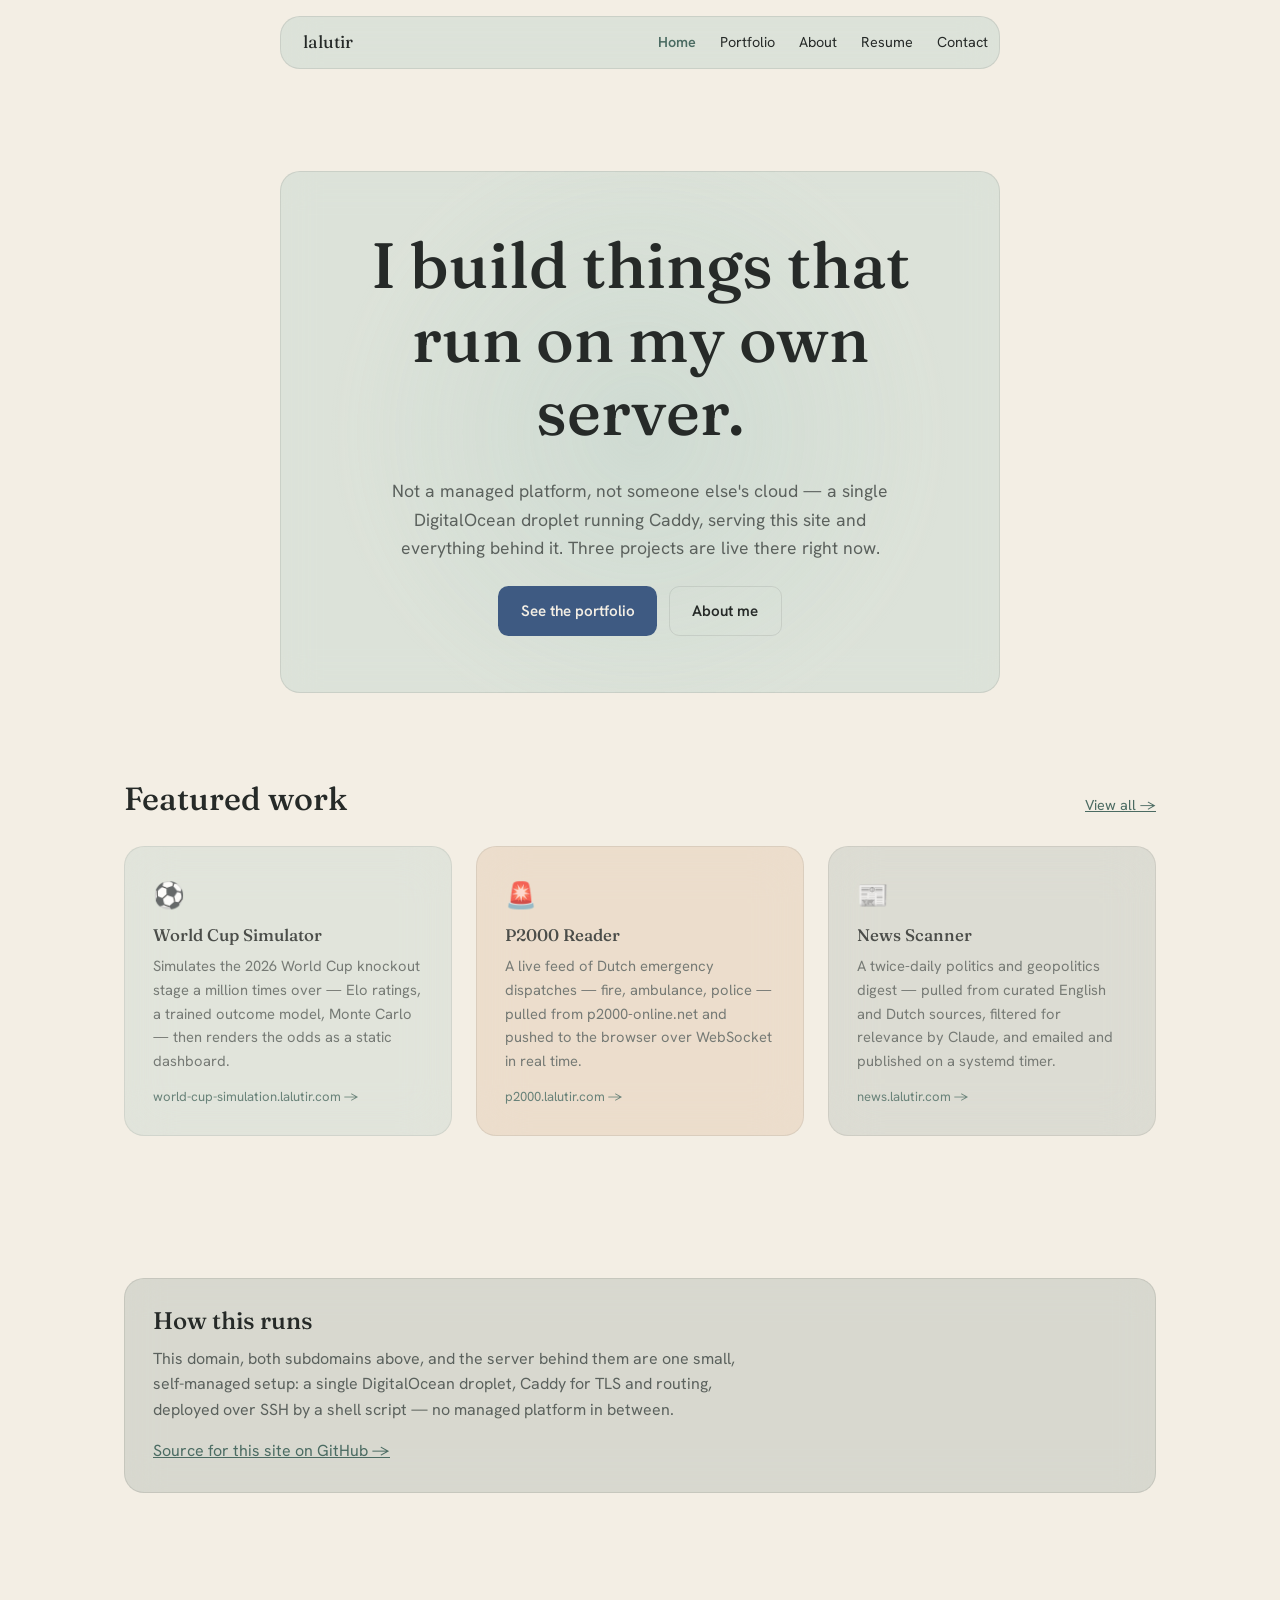
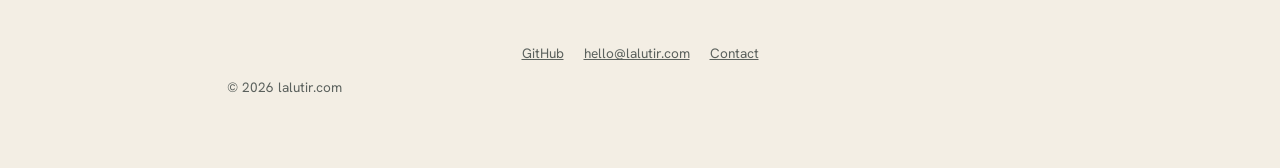
<file: index.html>
<!DOCTYPE html>
<html lang="en">
<head>
<meta charset="UTF-8">
<meta name="viewport" content="width=device-width, initial-scale=1.0">
<title>lalutir.com — personal site &amp; portfolio</title>
<meta name="description" content="Personal site and portfolio for lalutir — self-hosted projects including a World Cup outcome simulator, a real-time Dutch emergency alerts feed, and a twice-daily politics news digest.">
<meta name="theme-color" content="#F3EEE4">
<meta property="og:type" content="website">
<meta property="og:title" content="lalutir.com">
<meta property="og:description" content="Self-hosted projects, portfolio, and a bit about the person behind them.">
<meta property="og:url" content="https://lalutir.com/">
<meta property="og:image" content="https://lalutir.com/assets/og-image.png">
<meta name="twitter:card" content="summary_large_image">
<link rel="icon" href="/assets/favicon.svg" type="image/svg+xml">
<link rel="preconnect" href="https://fonts.googleapis.com">
<link rel="preconnect" href="https://fonts.gstatic.com" crossorigin>
<link href="https://fonts.googleapis.com/css2?family=Fraunces:opsz,wght@9..144,300..600&family=Hanken+Grotesk:wght@400;500;600&display=swap" rel="stylesheet">
<link rel="stylesheet" href="/assets/css/tokens.css">
<link rel="stylesheet" href="/assets/css/site.css">
</head>
<body>

<a href="#main" class="skip-link">Skip to content</a>

<nav class="site-nav glass-panel" aria-label="Primary">
  <a class="mark" href="/">lalutir</a>
  <button class="nav-toggle" aria-expanded="false" aria-controls="nav-links">Menu</button>
  <ul id="nav-links">
    <li><a href="/" aria-current="page">Home</a></li>
    <li><a href="/portfolio/">Portfolio</a></li>
    <li><a href="/about/">About</a></li>
    <li><a href="/resume/">Resume</a></li>
    <li><a href="/contact/">Contact</a></li>
  </ul>
</nav>

<main id="main">

  <section class="hero">
    <div class="hero-panel glass-panel">
      <h1>I build things that run on my own server.</h1>
      <p class="lede">Not a managed platform, not someone else's cloud — a single DigitalOcean droplet running Caddy, serving this site and everything behind it. Three projects are live there right now.</p>
      <div class="hero-actions">
        <a class="btn btn-primary" href="/portfolio/">See the portfolio</a>
        <a class="btn btn-secondary" href="/about/">About me</a>
      </div>
    </div>
  </section>

  <section class="section">
    <div class="section-head">
      <h2>Featured work</h2>
      <a href="/portfolio/">View all &rarr;</a>
    </div>
    <div class="work-grid">

      <a class="work-card glass-panel" href="https://world-cup-simulation.lalutir.com" target="_blank" rel="noopener">
        <span class="work-icon" aria-hidden="true">&#9917;</span>
        <h3>World Cup Simulator</h3>
        <p>Simulates the 2026 World Cup knockout stage a million times over — Elo ratings, a trained outcome model, Monte Carlo — then renders the odds as a static dashboard.</p>
        <span class="work-link">world-cup-simulation.lalutir.com &rarr;</span>
      </a>

      <a class="work-card glass-panel glass-panel--amber" href="https://p2000.lalutir.com" target="_blank" rel="noopener">
        <span class="work-icon" aria-hidden="true">&#128680;</span>
        <h3>P2000 Reader</h3>
        <p>A live feed of Dutch emergency dispatches — fire, ambulance, police — pulled from p2000-online.net and pushed to the browser over WebSocket in real time.</p>
        <span class="work-link">p2000.lalutir.com &rarr;</span>
      </a>

      <a class="work-card glass-panel glass-panel--kelp" href="https://news.lalutir.com" target="_blank" rel="noopener">
        <span class="work-icon" aria-hidden="true">&#128240;</span>
        <h3>News Scanner</h3>
        <p>A twice-daily politics and geopolitics digest — pulled from curated English and Dutch sources, filtered for relevance by Claude, and emailed and published on a systemd timer.</p>
        <span class="work-link">news.lalutir.com &rarr;</span>
      </a>

    </div>
  </section>

  <section class="section">
    <div class="infra-note glass-panel glass-panel--kelp">
      <h2>How this runs</h2>
      <p>This domain, both subdomains above, and the server behind them are one small, self-managed setup: a single DigitalOcean droplet, Caddy for TLS and routing, deployed over SSH by a shell script — no managed platform in between.</p>
      <p><a href="https://github.com/lalutir/lalutir.com" target="_blank" rel="noopener">Source for this site on GitHub &rarr;</a></p>
    </div>
  </section>

</main>

<footer class="site-footer">
  <div class="footer-links">
    <a href="https://github.com/lalutir" target="_blank" rel="noopener">GitHub</a>
    <a href="mailto:hello@lalutir.com">hello@lalutir.com</a>
    <a href="/contact/">Contact</a>
  </div>
  <p>&copy; <span id="year"></span> lalutir.com</p>
</footer>

<script src="/assets/js/site.js"></script>
</body>
</html>
</file>
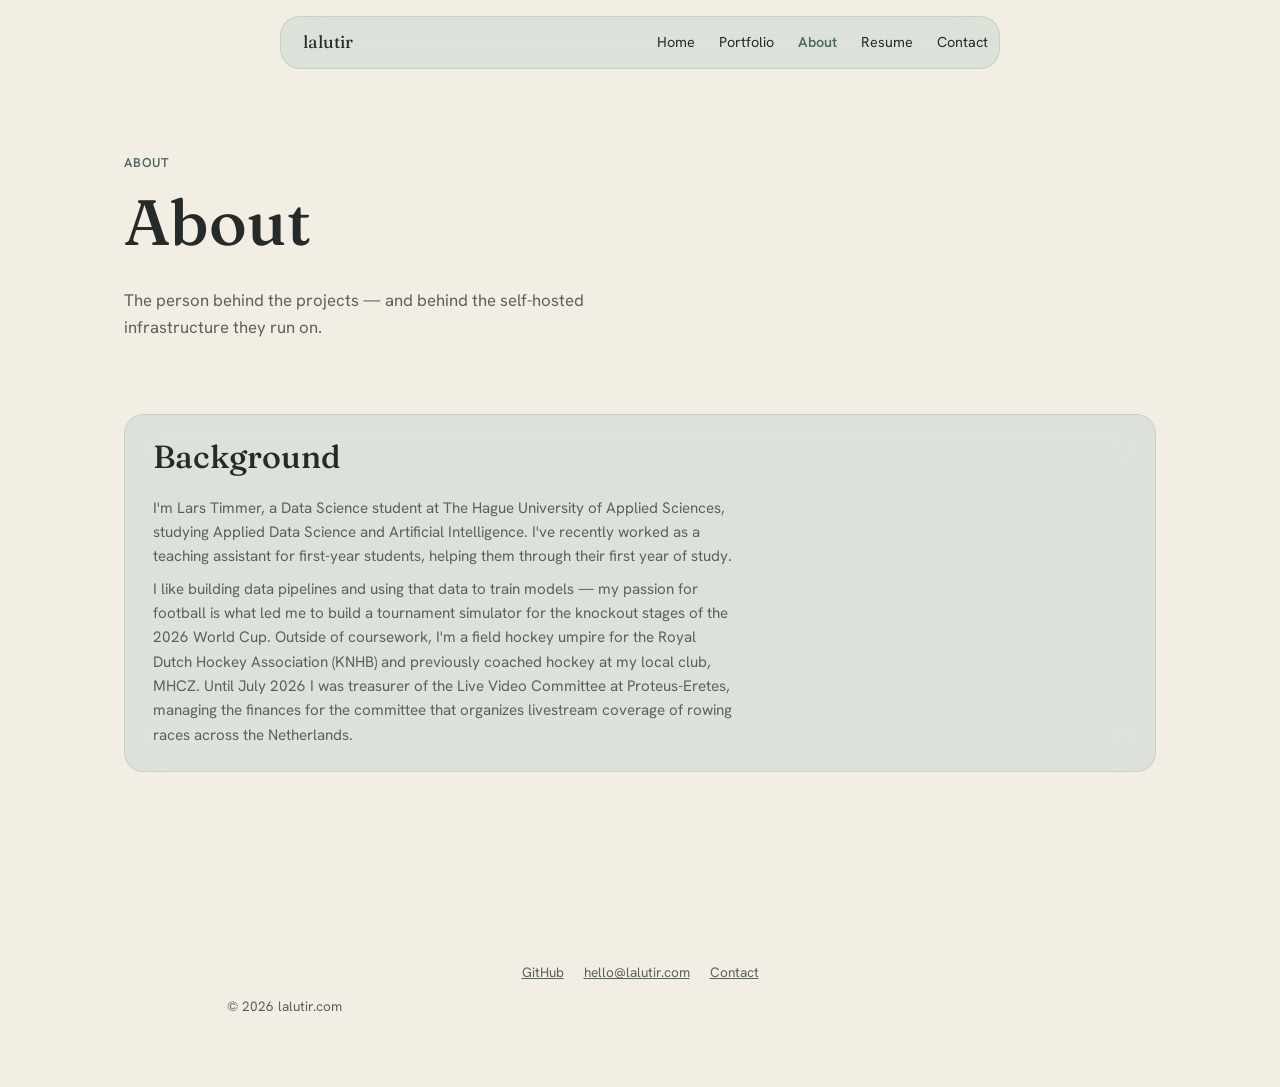
<file: about/index.html>
<!DOCTYPE html>
<html lang="en">
<head>
<meta charset="UTF-8">
<meta name="viewport" content="width=device-width, initial-scale=1.0">
<title>About — lalutir.com</title>
<meta name="description" content="A bit about the person behind lalutir.com and its self-hosted projects.">
<meta name="theme-color" content="#F3EEE4">
<meta property="og:type" content="profile">
<meta property="og:title" content="About — lalutir.com">
<meta property="og:description" content="A bit about the person behind lalutir.com and its self-hosted projects.">
<meta property="og:url" content="https://lalutir.com/about/">
<meta property="og:image" content="https://lalutir.com/assets/og-image.png">
<meta name="twitter:card" content="summary_large_image">
<link rel="icon" href="/assets/favicon.svg" type="image/svg+xml">
<link rel="preconnect" href="https://fonts.googleapis.com">
<link rel="preconnect" href="https://fonts.gstatic.com" crossorigin>
<link href="https://fonts.googleapis.com/css2?family=Fraunces:opsz,wght@9..144,300..600&family=Hanken+Grotesk:wght@400;500;600&display=swap" rel="stylesheet">
<link rel="stylesheet" href="/assets/css/tokens.css">
<link rel="stylesheet" href="/assets/css/site.css">
</head>
<body>

<a href="#main" class="skip-link">Skip to content</a>

<nav class="site-nav glass-panel" aria-label="Primary">
  <a class="mark" href="/">lalutir</a>
  <button class="nav-toggle" aria-expanded="false" aria-controls="nav-links">Menu</button>
  <ul id="nav-links">
    <li><a href="/">Home</a></li>
    <li><a href="/portfolio/">Portfolio</a></li>
    <li><a href="/about/" aria-current="page">About</a></li>
    <li><a href="/resume/">Resume</a></li>
    <li><a href="/contact/">Contact</a></li>
  </ul>
</nav>

<main id="main">

  <header class="page-header">
    <span class="eyebrow">About</span>
    <h1>About</h1>
    <p class="intro">The person behind the projects — and behind the self-hosted infrastructure they run on.</p>
  </header>

  <div class="section">

    <article class="resume-block">
      <div class="entry glass-panel">
        <h2>Background</h2>
        <p>I'm Lars Timmer, a Data Science student at The Hague University of Applied Sciences, studying Applied Data Science and Artificial Intelligence. I've recently worked as a teaching assistant for first-year students, helping them through their first year of study.</p>
        <p>I like building data pipelines and using that data to train models — my passion for football is what led me to build a tournament simulator for the knockout stages of the 2026 World Cup. Outside of coursework, I'm a field hockey umpire for the Royal Dutch Hockey Association (KNHB) and previously coached hockey at my local club, MHCZ. Until July 2026 I was treasurer of the Live Video Committee at Proteus-Eretes, managing the finances for the committee that organizes livestream coverage of rowing races across the Netherlands.</p>
      </div>
    </article>

  </div>

</main>

<footer class="site-footer">
  <div class="footer-links">
    <a href="https://github.com/lalutir" target="_blank" rel="noopener">GitHub</a>
    <a href="mailto:hello@lalutir.com">hello@lalutir.com</a>
    <a href="/contact/">Contact</a>
  </div>
  <p>&copy; <span id="year"></span> lalutir.com</p>
</footer>

<script src="/assets/js/site.js"></script>
</body>
</html>
</file>
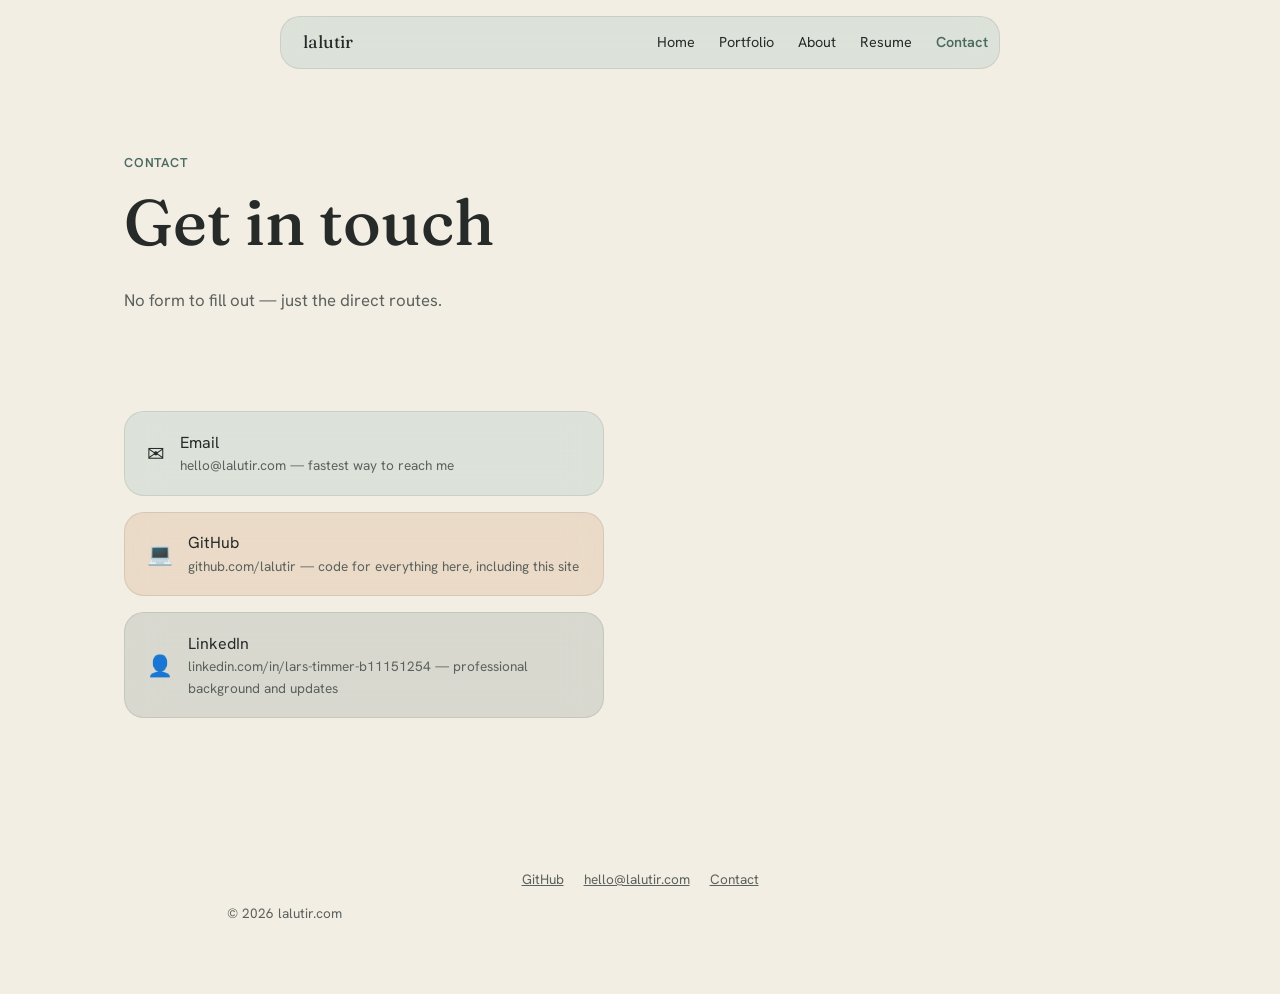
<file: contact/index.html>
<!DOCTYPE html>
<html lang="en">
<head>
<meta charset="UTF-8">
<meta name="viewport" content="width=device-width, initial-scale=1.0">
<title>Contact — lalutir.com</title>
<meta name="description" content="Get in touch — email, GitHub, LinkedIn.">
<meta name="theme-color" content="#F3EEE4">
<meta property="og:type" content="website">
<meta property="og:title" content="Contact — lalutir.com">
<meta property="og:description" content="Get in touch — email, GitHub, LinkedIn.">
<meta property="og:url" content="https://lalutir.com/contact/">
<meta property="og:image" content="https://lalutir.com/assets/og-image.png">
<meta name="twitter:card" content="summary_large_image">
<link rel="icon" href="/assets/favicon.svg" type="image/svg+xml">
<link rel="preconnect" href="https://fonts.googleapis.com">
<link rel="preconnect" href="https://fonts.gstatic.com" crossorigin>
<link href="https://fonts.googleapis.com/css2?family=Fraunces:opsz,wght@9..144,300..600&family=Hanken+Grotesk:wght@400;500;600&display=swap" rel="stylesheet">
<link rel="stylesheet" href="/assets/css/tokens.css">
<link rel="stylesheet" href="/assets/css/site.css">
</head>
<body>

<a href="#main" class="skip-link">Skip to content</a>

<nav class="site-nav glass-panel" aria-label="Primary">
  <a class="mark" href="/">lalutir</a>
  <button class="nav-toggle" aria-expanded="false" aria-controls="nav-links">Menu</button>
  <ul id="nav-links">
    <li><a href="/">Home</a></li>
    <li><a href="/portfolio/">Portfolio</a></li>
    <li><a href="/about/">About</a></li>
    <li><a href="/resume/">Resume</a></li>
    <li><a href="/contact/" aria-current="page">Contact</a></li>
  </ul>
</nav>

<main id="main">

  <header class="page-header">
    <span class="eyebrow">Contact</span>
    <h1>Get in touch</h1>
    <p class="intro">No form to fill out — just the direct routes.</p>
  </header>

  <div class="section">
    <ul class="contact-list">
      <li>
        <a class="glass-panel" href="mailto:hello@lalutir.com">
          <span class="contact-icon" aria-hidden="true">&#9993;</span>
          <span>
            Email
            <span class="contact-detail">hello@lalutir.com — fastest way to reach me</span>
          </span>
        </a>
      </li>
      <li>
        <a class="glass-panel glass-panel--amber" href="https://github.com/lalutir" target="_blank" rel="noopener">
          <span class="contact-icon" aria-hidden="true">&#128187;</span>
          <span>
            GitHub
            <span class="contact-detail">github.com/lalutir — code for everything here, including this site</span>
          </span>
        </a>
      </li>
      <li>
        <a class="glass-panel glass-panel--kelp" href="https://www.linkedin.com/in/lars-timmer-b11151254/" target="_blank" rel="noopener">
          <span class="contact-icon" aria-hidden="true">&#128100;</span>
          <span>
            LinkedIn
            <span class="contact-detail">linkedin.com/in/lars-timmer-b11151254 — professional background and updates</span>
          </span>
        </a>
      </li>
    </ul>
  </div>

</main>

<footer class="site-footer">
  <div class="footer-links">
    <a href="https://github.com/lalutir" target="_blank" rel="noopener">GitHub</a>
    <a href="mailto:hello@lalutir.com">hello@lalutir.com</a>
    <a href="/contact/" aria-current="page">Contact</a>
  </div>
  <p>&copy; <span id="year"></span> lalutir.com</p>
</footer>

<script src="/assets/js/site.js"></script>
</body>
</html>
</file>
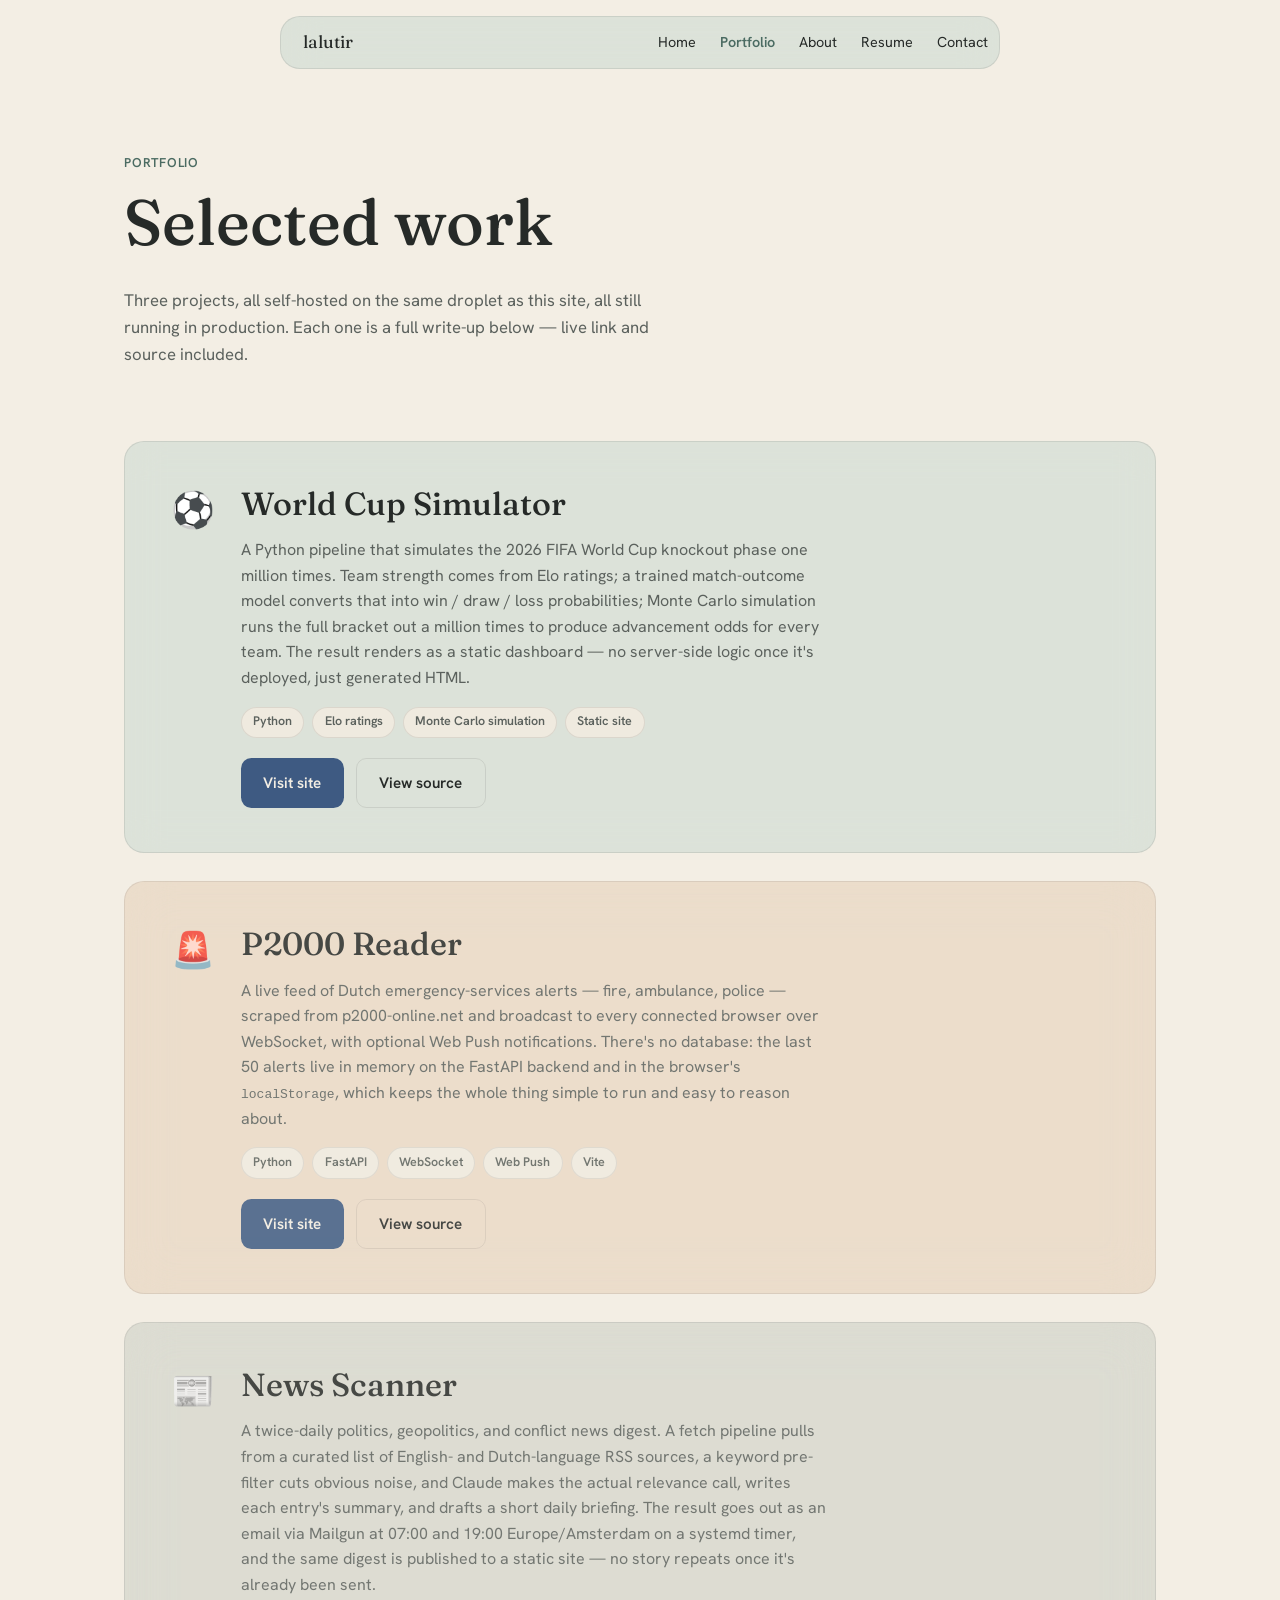
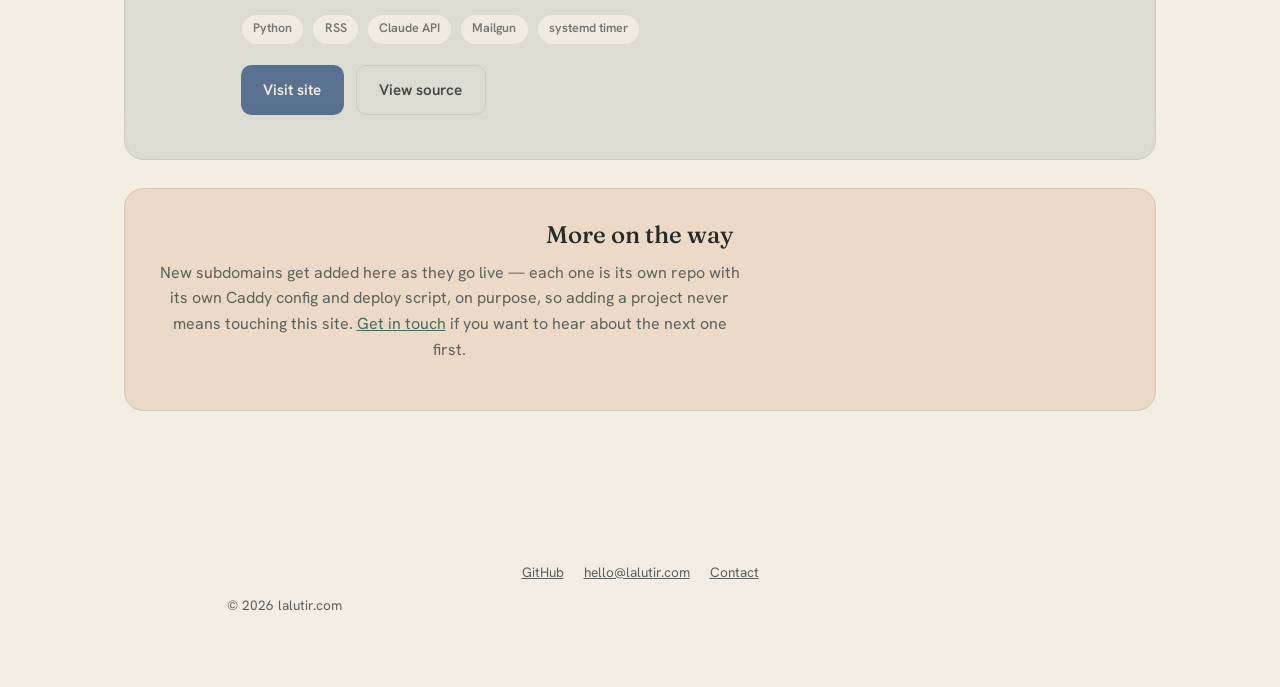
<file: portfolio/index.html>
<!DOCTYPE html>
<html lang="en">
<head>
<meta charset="UTF-8">
<meta name="viewport" content="width=device-width, initial-scale=1.0">
<title>Portfolio — lalutir.com</title>
<meta name="description" content="Selected work: a Monte Carlo World Cup outcome simulator, a real-time feed of Dutch emergency alerts, and a twice-daily politics news digest, all self-hosted.">
<meta name="theme-color" content="#F3EEE4">
<meta property="og:type" content="website">
<meta property="og:title" content="Portfolio — lalutir.com">
<meta property="og:description" content="Selected work: a Monte Carlo World Cup outcome simulator, a real-time feed of Dutch emergency alerts, and a twice-daily politics news digest.">
<meta property="og:url" content="https://lalutir.com/portfolio/">
<meta property="og:image" content="https://lalutir.com/assets/og-image.png">
<meta name="twitter:card" content="summary_large_image">
<link rel="icon" href="/assets/favicon.svg" type="image/svg+xml">
<link rel="preconnect" href="https://fonts.googleapis.com">
<link rel="preconnect" href="https://fonts.gstatic.com" crossorigin>
<link href="https://fonts.googleapis.com/css2?family=Fraunces:opsz,wght@9..144,300..600&family=Hanken+Grotesk:wght@400;500;600&display=swap" rel="stylesheet">
<link rel="stylesheet" href="/assets/css/tokens.css">
<link rel="stylesheet" href="/assets/css/site.css">
</head>
<body>

<a href="#main" class="skip-link">Skip to content</a>

<nav class="site-nav glass-panel" aria-label="Primary">
  <a class="mark" href="/">lalutir</a>
  <button class="nav-toggle" aria-expanded="false" aria-controls="nav-links">Menu</button>
  <ul id="nav-links">
    <li><a href="/">Home</a></li>
    <li><a href="/portfolio/" aria-current="page">Portfolio</a></li>
    <li><a href="/about/">About</a></li>
    <li><a href="/resume/">Resume</a></li>
    <li><a href="/contact/">Contact</a></li>
  </ul>
</nav>

<main id="main">

  <header class="page-header">
    <span class="eyebrow">Portfolio</span>
    <h1>Selected work</h1>
    <p class="intro">Three projects, all self-hosted on the same droplet as this site, all still running in production. Each one is a full write-up below — live link and source included.</p>
  </header>

  <div class="section">

    <article class="project glass-panel">
      <div class="project-icon" aria-hidden="true">&#9917;</div>
      <div>
        <h2>World Cup Simulator</h2>
        <p>A Python pipeline that simulates the 2026 FIFA World Cup knockout phase one million times. Team strength comes from Elo ratings; a trained match-outcome model converts that into win / draw / loss probabilities; Monte Carlo simulation runs the full bracket out a million times to produce advancement odds for every team. The result renders as a static dashboard — no server-side logic once it's deployed, just generated HTML.</p>
        <div class="tag-list">
          <span class="tag">Python</span>
          <span class="tag">Elo ratings</span>
          <span class="tag">Monte Carlo simulation</span>
          <span class="tag">Static site</span>
        </div>
        <div class="project-links">
          <a class="btn btn-primary" href="https://world-cup-simulation.lalutir.com" target="_blank" rel="noopener">Visit site</a>
          <a class="btn btn-secondary" href="https://github.com/lalutir/world-cup-predictor" target="_blank" rel="noopener">View source</a>
        </div>
      </div>
    </article>

    <article class="project glass-panel glass-panel--amber">
      <div class="project-icon" aria-hidden="true">&#128680;</div>
      <div>
        <h2>P2000 Reader</h2>
        <p>A live feed of Dutch emergency-services alerts — fire, ambulance, police — scraped from p2000-online.net and broadcast to every connected browser over WebSocket, with optional Web Push notifications. There's no database: the last 50 alerts live in memory on the FastAPI backend and in the browser's <code>localStorage</code>, which keeps the whole thing simple to run and easy to reason about.</p>
        <div class="tag-list">
          <span class="tag">Python</span>
          <span class="tag">FastAPI</span>
          <span class="tag">WebSocket</span>
          <span class="tag">Web Push</span>
          <span class="tag">Vite</span>
        </div>
        <div class="project-links">
          <a class="btn btn-primary" href="https://p2000.lalutir.com" target="_blank" rel="noopener">Visit site</a>
          <a class="btn btn-secondary" href="https://github.com/lalutir/p2000-reader" target="_blank" rel="noopener">View source</a>
        </div>
      </div>
    </article>

    <article class="project glass-panel glass-panel--kelp">
      <div class="project-icon" aria-hidden="true">&#128240;</div>
      <div>
        <h2>News Scanner</h2>
        <p>A twice-daily politics, geopolitics, and conflict news digest. A fetch pipeline pulls from a curated list of English- and Dutch-language RSS sources, a keyword pre-filter cuts obvious noise, and Claude makes the actual relevance call, writes each entry's summary, and drafts a short daily briefing. The result goes out as an email via Mailgun at 07:00 and 19:00 Europe/Amsterdam on a systemd timer, and the same digest is published to a static site — no story repeats once it's already been sent.</p>
        <div class="tag-list">
          <span class="tag">Python</span>
          <span class="tag">RSS</span>
          <span class="tag">Claude API</span>
          <span class="tag">Mailgun</span>
          <span class="tag">systemd timer</span>
        </div>
        <div class="project-links">
          <a class="btn btn-primary" href="https://news.lalutir.com" target="_blank" rel="noopener">Visit site</a>
          <a class="btn btn-secondary" href="https://github.com/lalutir/news-scanner" target="_blank" rel="noopener">View source</a>
        </div>
      </div>
    </article>

    <div class="more-projects glass-panel glass-panel--amber">
      <h2>More on the way</h2>
      <p>New subdomains get added here as they go live — each one is its own repo with its own Caddy config and deploy script, on purpose, so adding a project never means touching this site. <a href="/contact/">Get in touch</a> if you want to hear about the next one first.</p>
    </div>

  </div>

</main>

<footer class="site-footer">
  <div class="footer-links">
    <a href="https://github.com/lalutir" target="_blank" rel="noopener">GitHub</a>
    <a href="mailto:hello@lalutir.com">hello@lalutir.com</a>
    <a href="/contact/">Contact</a>
  </div>
  <p>&copy; <span id="year"></span> lalutir.com</p>
</footer>

<script src="/assets/js/site.js"></script>
</body>
</html>
</file>
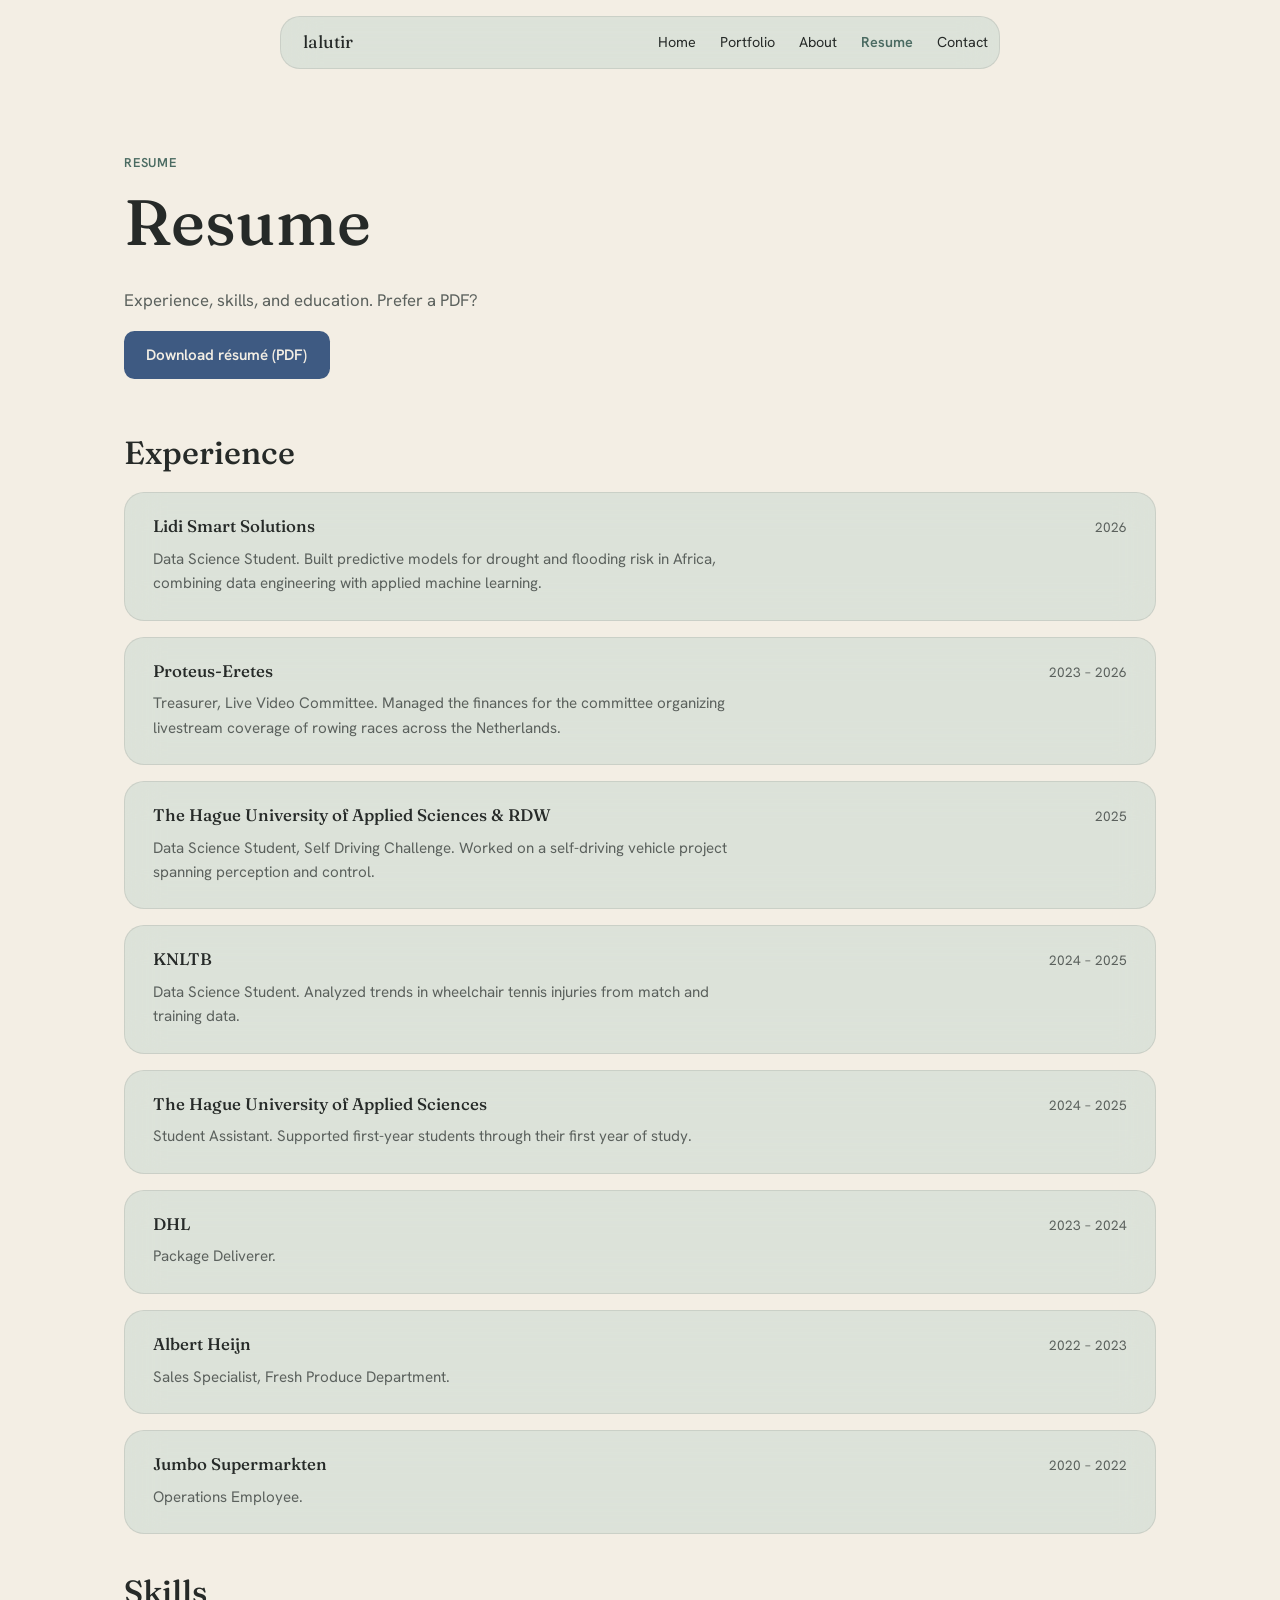
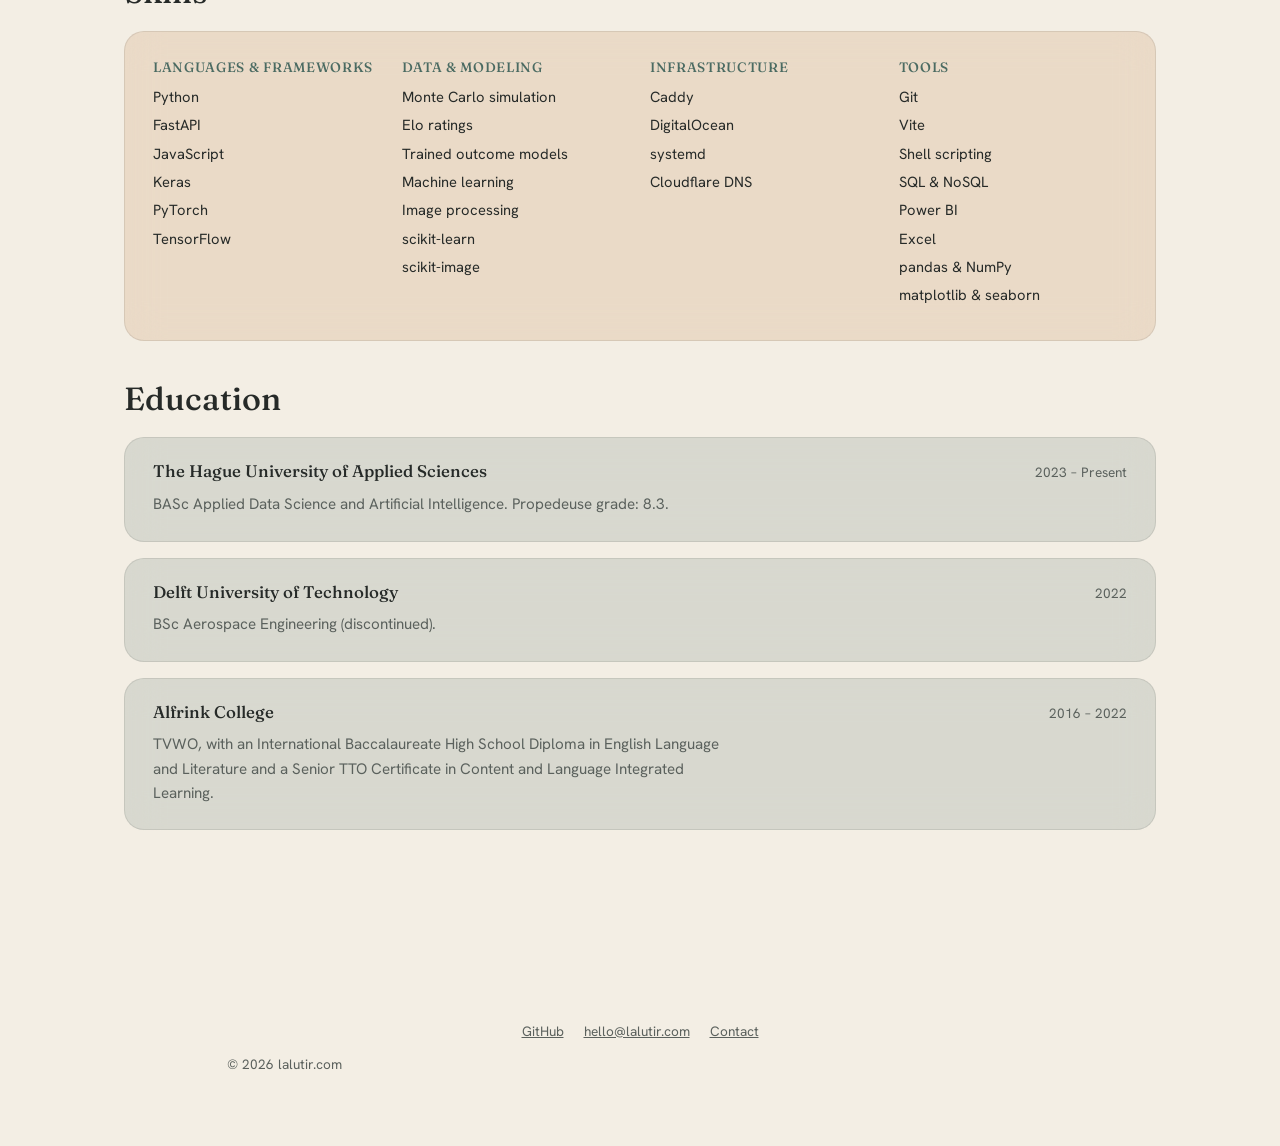
<file: resume/index.html>
<!DOCTYPE html>
<html lang="en">
<head>
<meta charset="UTF-8">
<meta name="viewport" content="width=device-width, initial-scale=1.0">
<title>Resume — lalutir.com</title>
<meta name="description" content="Experience, skills, and education.">
<meta name="theme-color" content="#F3EEE4">
<meta property="og:type" content="profile">
<meta property="og:title" content="Resume — lalutir.com">
<meta property="og:description" content="Experience, skills, and education.">
<meta property="og:url" content="https://lalutir.com/resume/">
<meta property="og:image" content="https://lalutir.com/assets/og-image.png">
<meta name="twitter:card" content="summary_large_image">
<link rel="icon" href="/assets/favicon.svg" type="image/svg+xml">
<link rel="preconnect" href="https://fonts.googleapis.com">
<link rel="preconnect" href="https://fonts.gstatic.com" crossorigin>
<link href="https://fonts.googleapis.com/css2?family=Fraunces:opsz,wght@9..144,300..600&family=Hanken+Grotesk:wght@400;500;600&display=swap" rel="stylesheet">
<link rel="stylesheet" href="/assets/css/tokens.css">
<link rel="stylesheet" href="/assets/css/site.css">
</head>
<body>

<a href="#main" class="skip-link">Skip to content</a>

<nav class="site-nav glass-panel" aria-label="Primary">
  <a class="mark" href="/">lalutir</a>
  <button class="nav-toggle" aria-expanded="false" aria-controls="nav-links">Menu</button>
  <ul id="nav-links">
    <li><a href="/">Home</a></li>
    <li><a href="/portfolio/">Portfolio</a></li>
    <li><a href="/about/">About</a></li>
    <li><a href="/resume/" aria-current="page">Resume</a></li>
    <li><a href="/contact/">Contact</a></li>
  </ul>
</nav>

<main id="main">

  <header class="page-header">
    <span class="eyebrow">Resume</span>
    <h1>Resume</h1>
    <p class="intro">Experience, skills, and education. Prefer a PDF?</p>
    <a class="btn btn-primary" href="/resume.pdf">Download résumé (PDF)</a>
  </header>

  <div class="section">

    <section class="resume-block">
      <h2>Experience</h2>

      <div class="entry glass-panel">
        <div class="entry-head">
          <h3>Lidi Smart Solutions</h3>
          <span class="entry-when">2026</span>
        </div>
        <p>Data Science Student. Built predictive models for drought and flooding risk in Africa, combining data engineering with applied machine learning.</p>
      </div>

      <div class="entry glass-panel">
        <div class="entry-head">
          <h3>Proteus-Eretes</h3>
          <span class="entry-when">2023 &ndash; 2026</span>
        </div>
        <p>Treasurer, Live Video Committee. Managed the finances for the committee organizing livestream coverage of rowing races across the Netherlands.</p>
      </div>

      <div class="entry glass-panel">
        <div class="entry-head">
          <h3>The Hague University of Applied Sciences &amp; RDW</h3>
          <span class="entry-when">2025</span>
        </div>
        <p>Data Science Student, Self Driving Challenge. Worked on a self-driving vehicle project spanning perception and control.</p>
      </div>

      <div class="entry glass-panel">
        <div class="entry-head">
          <h3>KNLTB</h3>
          <span class="entry-when">2024 &ndash; 2025</span>
        </div>
        <p>Data Science Student. Analyzed trends in wheelchair tennis injuries from match and training data.</p>
      </div>

      <div class="entry glass-panel">
        <div class="entry-head">
          <h3>The Hague University of Applied Sciences</h3>
          <span class="entry-when">2024 &ndash; 2025</span>
        </div>
        <p>Student Assistant. Supported first-year students through their first year of study.</p>
      </div>

      <div class="entry glass-panel">
        <div class="entry-head">
          <h3>DHL</h3>
          <span class="entry-when">2023 &ndash; 2024</span>
        </div>
        <p>Package Deliverer.</p>
      </div>

      <div class="entry glass-panel">
        <div class="entry-head">
          <h3>Albert Heijn</h3>
          <span class="entry-when">2022 &ndash; 2023</span>
        </div>
        <p>Sales Specialist, Fresh Produce Department.</p>
      </div>

      <div class="entry glass-panel">
        <div class="entry-head">
          <h3>Jumbo Supermarkten</h3>
          <span class="entry-when">2020 &ndash; 2022</span>
        </div>
        <p>Operations Employee.</p>
      </div>
    </section>

    <section class="resume-block">
      <h2>Skills</h2>
      <div class="skills-panel glass-panel glass-panel--amber">
        <div class="skills-groups">
          <div class="skills-group">
            <h3>Languages &amp; frameworks</h3>
            <ul>
              <li>Python</li>
              <li>FastAPI</li>
              <li>JavaScript</li>
              <li>Keras</li>
              <li>PyTorch</li>
              <li>TensorFlow</li>
            </ul>
          </div>
          <div class="skills-group">
            <h3>Data &amp; modeling</h3>
            <ul>
              <li>Monte Carlo simulation</li>
              <li>Elo ratings</li>
              <li>Trained outcome models</li>
              <li>Machine learning</li>
              <li>Image processing</li>
              <li>scikit-learn</li>
              <li>scikit-image</li>
            </ul>
          </div>
          <div class="skills-group">
            <h3>Infrastructure</h3>
            <ul>
              <li>Caddy</li>
              <li>DigitalOcean</li>
              <li>systemd</li>
              <li>Cloudflare DNS</li>
            </ul>
          </div>
          <div class="skills-group">
            <h3>Tools</h3>
            <ul>
              <li>Git</li>
              <li>Vite</li>
              <li>Shell scripting</li>
              <li>SQL &amp; NoSQL</li>
              <li>Power BI</li>
              <li>Excel</li>
              <li>pandas &amp; NumPy</li>
              <li>matplotlib &amp; seaborn</li>
            </ul>
          </div>
        </div>
      </div>
    </section>

    <section class="resume-block">
      <h2>Education</h2>
      <div class="entry glass-panel glass-panel--kelp">
        <div class="entry-head">
          <h3>The Hague University of Applied Sciences</h3>
          <span class="entry-when">2023 &ndash; Present</span>
        </div>
        <p>BASc Applied Data Science and Artificial Intelligence. Propedeuse grade: 8.3.</p>
      </div>

      <div class="entry glass-panel glass-panel--kelp">
        <div class="entry-head">
          <h3>Delft University of Technology</h3>
          <span class="entry-when">2022</span>
        </div>
        <p>BSc Aerospace Engineering (discontinued).</p>
      </div>

      <div class="entry glass-panel glass-panel--kelp">
        <div class="entry-head">
          <h3>Alfrink College</h3>
          <span class="entry-when">2016 &ndash; 2022</span>
        </div>
        <p>TVWO, with an International Baccalaureate High School Diploma in English Language and Literature and a Senior TTO Certificate in Content and Language Integrated Learning.</p>
      </div>
    </section>

  </div>

</main>

<footer class="site-footer">
  <div class="footer-links">
    <a href="https://github.com/lalutir" target="_blank" rel="noopener">GitHub</a>
    <a href="mailto:hello@lalutir.com">hello@lalutir.com</a>
    <a href="/contact/">Contact</a>
  </div>
  <p>&copy; <span id="year"></span> lalutir.com</p>
</footer>

<script src="/assets/js/site.js"></script>
</body>
</html>
</file>
<file: assets/css/tokens.css>
/* ==========================================================================
   Seaglass — Design Tokens
   Tumbled, tinted, translucent. Portable — do not edit for this site's
   specific needs; put site-specific rules in site.css instead.
   See /CLAUDE.md for the rules behind these values.
   ========================================================================== */

:root {
  /* Color — tumbled sea-glass palette */
  --sand:          #F3EEE4;  /* base background — warm, never pure white */
  --sand-solid:    #EFEADF;  /* opaque fallback for prefers-reduced-transparency */
  --seafoam:       #B9CFC7;  /* primary — the common sea-glass green */
  --seafoam-deep:  #8AA89D;
  --kelp:          #4B6B62;  /* secondary — deep green, text-safe accents */
  --amber-glass:   #C98A55;  /* warm accent — tumbled bottle glass */
  --cobalt-rare:   #3E5A82;  /* THE one saturated accent — once per screen, max */
  --ink:           #262A28;  /* text — near-black, never pure #000 */
  --ink-soft:      #5B615D;  /* secondary / muted text */

  /* Glass surfaces */
  --glass-tint-seafoam: rgba(185, 207, 199, .38);
  --glass-tint-amber:   rgba(201, 138, 85, .20);
  --glass-tint-kelp:    rgba(75, 107, 98, .16);
  --glass-border:       rgba(38, 42, 40, .10);
  --glass-blur:         18px;
  --glass-blur-deep:    30px;

  /* Type */
  --font-display: 'Fraunces', Georgia, serif;
  --font-body:    'Hanken Grotesk', -apple-system, BlinkMacSystemFont, sans-serif;
  --size-display: clamp(2.25rem, 5vw, 4.25rem);
  --size-h2:      clamp(1.4rem, 2.6vw, 2rem);
  --size-body:    1rem;

  /* Layout & motion */
  --radius-panel:   1.25rem;
  --radius-control: 0.65rem;
  --space-section:  clamp(4rem, 8vw, 7rem);
  --space-unit:     8px;
  --motion-shift:   0.4s ease;
  --max-width:      1080px;
}

/* Display text: force the low-opsz cut of Fraunces so it stays soft even
   at large sizes — left on auto it snaps to a tighter, higher-contrast
   cut at big sizes, which fights the whole point. */
.font-display {
  font-family: var(--font-display);
  font-optical-sizing: none;
  font-variation-settings: 'opsz' 12;
}

/* Reusable glass-panel base — extend with modifiers, don't fight it with
   competing background/blur declarations in component files. */
.glass-panel {
  background: var(--glass-tint-seafoam);
  backdrop-filter: blur(var(--glass-blur));
  -webkit-backdrop-filter: blur(var(--glass-blur));
  border: 1px solid var(--glass-border);
  border-radius: var(--radius-panel);
  transition: backdrop-filter var(--motion-shift), background var(--motion-shift), opacity var(--motion-shift);
}

.glass-panel--amber { background: var(--glass-tint-amber); }
.glass-panel--kelp  { background: var(--glass-tint-kelp); }
.glass-panel--deep  {
  backdrop-filter: blur(var(--glass-blur-deep));
  -webkit-backdrop-filter: blur(var(--glass-blur-deep));
}

@media (prefers-reduced-transparency: reduce) {
  .glass-panel,
  .glass-panel--amber,
  .glass-panel--kelp {
    background: var(--sand-solid);
    backdrop-filter: none;
    -webkit-backdrop-filter: none;
  }
}

@media (prefers-reduced-motion: reduce) {
  .glass-panel { transition: none; }
}
</file>
<file: assets/css/site.css>
/* ==========================================================================
   lalutir.com — site.css
   Implementation layer. tokens.css defines the palette/type/glass system;
   this file is everything specific to this site's pages. Never redeclare
   a color or spacing value here — reference the token.
   ========================================================================== */

* { box-sizing: border-box; }

html { scroll-behavior: smooth; }

body {
  margin: 0;
  background: var(--sand);
  color: var(--ink);
  font-family: var(--font-body);
  line-height: 1.6;
  -webkit-font-smoothing: antialiased;
}

h1, h2, h3 {
  font-family: var(--font-display);
  font-optical-sizing: none;
  font-variation-settings: 'opsz' 12;
  font-weight: 500;
  line-height: 1.15;
  margin: 0 0 0.45em;
}

p { margin: 0 0 1em; color: var(--ink-soft); max-width: 65ch; }
a { color: var(--kelp); }
a:hover { color: var(--ink); }

:focus-visible {
  outline: 2px solid var(--cobalt-rare);
  outline-offset: 3px;
  border-radius: 4px;
}

.wrap {
  max-width: var(--max-width);
  margin: 0 auto;
  padding: 0 1.5rem;
}

img, svg { max-width: 100%; display: block; }

/* ---- Skip link (a11y — appears on keyboard focus only) ---- */
.skip-link {
  position: absolute;
  left: -999px;
  top: auto;
  background: var(--ink);
  color: var(--sand);
  padding: 0.75rem 1.25rem;
  border-radius: var(--radius-control);
  z-index: 100;
}
.skip-link:focus {
  left: 1rem;
  top: 1rem;
}

/* ---- Nav ---- */
.site-nav {
  position: sticky;
  top: 1rem;
  z-index: 20;
  margin: 1rem auto 0;
  max-width: 720px;
  display: flex;
  justify-content: space-between;
  align-items: center;
  padding: 0.7rem 0.7rem 0.7rem 1.35rem;
}
.site-nav .mark {
  font-family: var(--font-display);
  font-optical-sizing: none;
  font-variation-settings: 'opsz' 12;
  font-size: 1.1rem;
  color: var(--ink);
  text-decoration: none;
}
.nav-toggle {
  display: none;
  background: none;
  border: none;
  font: inherit;
  font-size: 0.85rem;
  font-weight: 600;
  color: var(--ink);
  cursor: pointer;
  padding: 0.5rem 0.85rem;
}
.site-nav ul {
  list-style: none;
  display: flex;
  gap: 1.5rem;
  margin: 0;
  padding: 0;
  font-size: 0.9rem;
}
.site-nav a { color: var(--ink); text-decoration: none; }
.site-nav a:hover,
.site-nav a[aria-current="page"] { color: var(--kelp); }
.site-nav a[aria-current="page"] { font-weight: 600; }

@media (max-width: 620px) {
  .nav-toggle { display: block; }
  .site-nav ul {
    position: absolute;
    top: calc(100% + 0.5rem);
    left: 0;
    right: 0;
    flex-direction: column;
    gap: 0;
    background: var(--sand-solid);
    border: 1px solid var(--glass-border);
    border-radius: var(--radius-panel);
    padding: 0.5rem;
    display: none;
  }
  .site-nav ul.is-open { display: flex; }
  .site-nav li { border-bottom: 1px solid var(--glass-border); }
  .site-nav li:last-child { border-bottom: none; }
  .site-nav a { display: block; padding: 0.75rem 1rem; }
}

/* ---- Footer ---- */
.site-footer {
  text-align: center;
  padding: 3rem 1.5rem 3.5rem;
  font-size: 0.85rem;
  color: var(--ink-soft);
}
.site-footer .footer-links {
  display: flex;
  justify-content: center;
  gap: 1.25rem;
  margin-bottom: 0.75rem;
  flex-wrap: wrap;
}
.site-footer a { color: var(--ink-soft); }
.site-footer a:hover { color: var(--kelp); }

/* ---- Page header (Portfolio / About / Resume / Contact) ---- */
.page-header {
  padding: clamp(3rem, 7vw, 5rem) 1.5rem 1rem;
  max-width: var(--max-width);
  margin: 0 auto;
}
.eyebrow {
  display: inline-block;
  font-size: 0.8rem;
  font-weight: 600;
  letter-spacing: 0.06em;
  text-transform: uppercase;
  color: var(--kelp);
  margin-bottom: 0.75rem;
}
.page-header h1 { font-size: var(--size-display); }
.page-header .intro { font-size: 1.05rem; max-width: 60ch; }

/* ---- Buttons ---- */
.btn {
  display: inline-flex;
  align-items: center;
  gap: 0.4rem;
  padding: 0.75rem 1.4rem;
  border-radius: var(--radius-control);
  font-size: 0.95rem;
  font-weight: 600;
  text-decoration: none;
  border: none;
  cursor: pointer;
  transition: transform var(--motion-shift);
}
.btn:hover { transform: translateY(-2px); }
.btn-primary { background: var(--cobalt-rare); color: var(--sand); }
.btn-secondary {
  background: transparent;
  color: var(--ink);
  border: 1px solid var(--glass-border);
}

/* ==========================================================================
   Home
   ========================================================================== */
.hero { padding: var(--space-section) 1.5rem 3rem; display: flex; justify-content: center; }
.hero-panel {
  --mx: 0;
  --my: 0;
  max-width: 720px;
  padding: clamp(2rem, 5vw, 3.5rem);
  text-align: center;
  background:
    radial-gradient(circle at calc(50% + var(--mx) * 8%) calc(50% + var(--my) * 8%), var(--glass-tint-seafoam), transparent 70%),
    var(--glass-tint-seafoam);
}
.hero-panel .eyebrow { display: block; margin-bottom: 1rem; }
.hero-panel h1 { font-size: var(--size-display); }
.hero-panel .lede { font-size: 1.1rem; max-width: 50ch; margin-inline: auto; }
.hero-actions { display: flex; gap: 0.75rem; justify-content: center; margin-top: 1.5rem; flex-wrap: wrap; }

.section { padding: 2.5rem 1.5rem var(--space-section); max-width: var(--max-width); margin: 0 auto; }
.section-head { display: flex; justify-content: space-between; align-items: baseline; gap: 1rem; margin-bottom: 1.75rem; flex-wrap: wrap; }
.section-head h2 { font-size: var(--size-h2); margin: 0; }
.section-head a { font-size: 0.9rem; white-space: nowrap; }

.work-grid {
  display: grid;
  grid-template-columns: repeat(auto-fit, minmax(280px, 1fr));
  gap: 1.5rem;
}
.work-card {
  padding: 1.75rem;
  display: flex;
  flex-direction: column;
  gap: 0.6rem;
  text-decoration: none;
  color: inherit;
  opacity: 0.82;
  backdrop-filter: blur(calc(var(--glass-blur) + 6px));
  -webkit-backdrop-filter: blur(calc(var(--glass-blur) + 6px));
}
.work-card:hover,
.work-card.is-focused {
  opacity: 1;
  backdrop-filter: blur(var(--glass-blur));
  -webkit-backdrop-filter: blur(var(--glass-blur));
}
.work-card .work-icon { font-size: 1.6rem; }
.work-card h3 { font-size: 1.05rem; margin-bottom: 0; }
.work-card p { font-size: 0.92rem; margin-bottom: 0.25rem; }
.work-card .work-link { font-size: 0.82rem; color: var(--kelp); }

.infra-note { padding: 1.75rem; }
.infra-note p:last-child { margin-bottom: 0; }

/* ==========================================================================
   Portfolio
   ========================================================================== */
.project {
  padding: clamp(1.75rem, 4vw, 2.75rem);
  margin-bottom: 1.75rem;
  display: grid;
  grid-template-columns: auto 1fr;
  gap: 1.5rem;
  opacity: 0.85;
  backdrop-filter: blur(calc(var(--glass-blur) + 6px));
  -webkit-backdrop-filter: blur(calc(var(--glass-blur) + 6px));
}
.project.is-focused {
  opacity: 1;
  backdrop-filter: blur(var(--glass-blur));
  -webkit-backdrop-filter: blur(var(--glass-blur));
}
.project-icon {
  font-size: 2.2rem;
  width: 3rem;
  height: 3rem;
  display: flex;
  align-items: center;
  justify-content: center;
}
.project h2 { font-size: var(--size-h2); }
.tag-list { display: flex; flex-wrap: wrap; gap: 0.5rem; margin: 0.75rem 0 1.25rem; }
.tag {
  font-size: 0.78rem;
  font-weight: 600;
  padding: 0.3rem 0.7rem;
  border-radius: 999px;
  background: var(--sand-solid);
  border: 1px solid var(--glass-border);
  color: var(--ink-soft);
}
.project-links { display: flex; gap: 0.75rem; flex-wrap: wrap; }

@media (max-width: 560px) {
  .project { grid-template-columns: 1fr; }
}

.more-projects {
  padding: 2rem;
  text-align: center;
}

/* ==========================================================================
   Resume
   ========================================================================== */
.resume-block { margin-bottom: 2.5rem; }
.resume-block h2 { font-size: var(--size-h2); margin-bottom: 1.25rem; }
.entry { padding: 1.5rem 1.75rem; margin-bottom: 1rem; }
.entry-head { display: flex; justify-content: space-between; gap: 1rem; flex-wrap: wrap; align-items: baseline; }
.entry-head h3 { font-size: 1.05rem; margin-bottom: 0; }
.entry-when { font-size: 0.85rem; color: var(--ink-soft); white-space: nowrap; }
.entry p { margin-top: 0.5rem; margin-bottom: 0; font-size: 0.95rem; }
.skills-panel { padding: 1.75rem; }
.skills-groups { display: grid; grid-template-columns: repeat(auto-fit, minmax(200px, 1fr)); gap: 1.25rem; }
.skills-group h3 { font-size: 0.85rem; text-transform: uppercase; letter-spacing: 0.05em; color: var(--kelp); margin-bottom: 0.6rem; }
.skills-group ul { list-style: none; margin: 0; padding: 0; font-size: 0.92rem; }
.skills-group li { margin-bottom: 0.3rem; }
.placeholder-note {
  font-size: 0.85rem;
  font-style: italic;
  color: var(--amber-glass);
  border-left: 2px solid var(--amber-glass);
  padding-left: 0.75rem;
  margin: 0.75rem 0 0;
}

/* ==========================================================================
   Contact
   ========================================================================== */
.contact-list { list-style: none; margin: 1.5rem 0 0; padding: 0; display: grid; gap: 1rem; max-width: 480px; }
.contact-list a {
  display: flex;
  align-items: center;
  gap: 0.9rem;
  padding: 1.1rem 1.4rem;
  text-decoration: none;
  color: var(--ink);
}
.contact-list .contact-icon { font-size: 1.3rem; }
.contact-list .contact-detail { font-size: 0.85rem; color: var(--ink-soft); display: block; }

/* ==========================================================================
   404
   ========================================================================== */
.not-found {
  min-height: 70vh;
  display: flex;
  align-items: center;
  justify-content: center;
  padding: 2rem 1.5rem;
}
.not-found .glass-panel { text-align: center; padding: clamp(2rem, 5vw, 3rem); max-width: 480px; }
</file>
